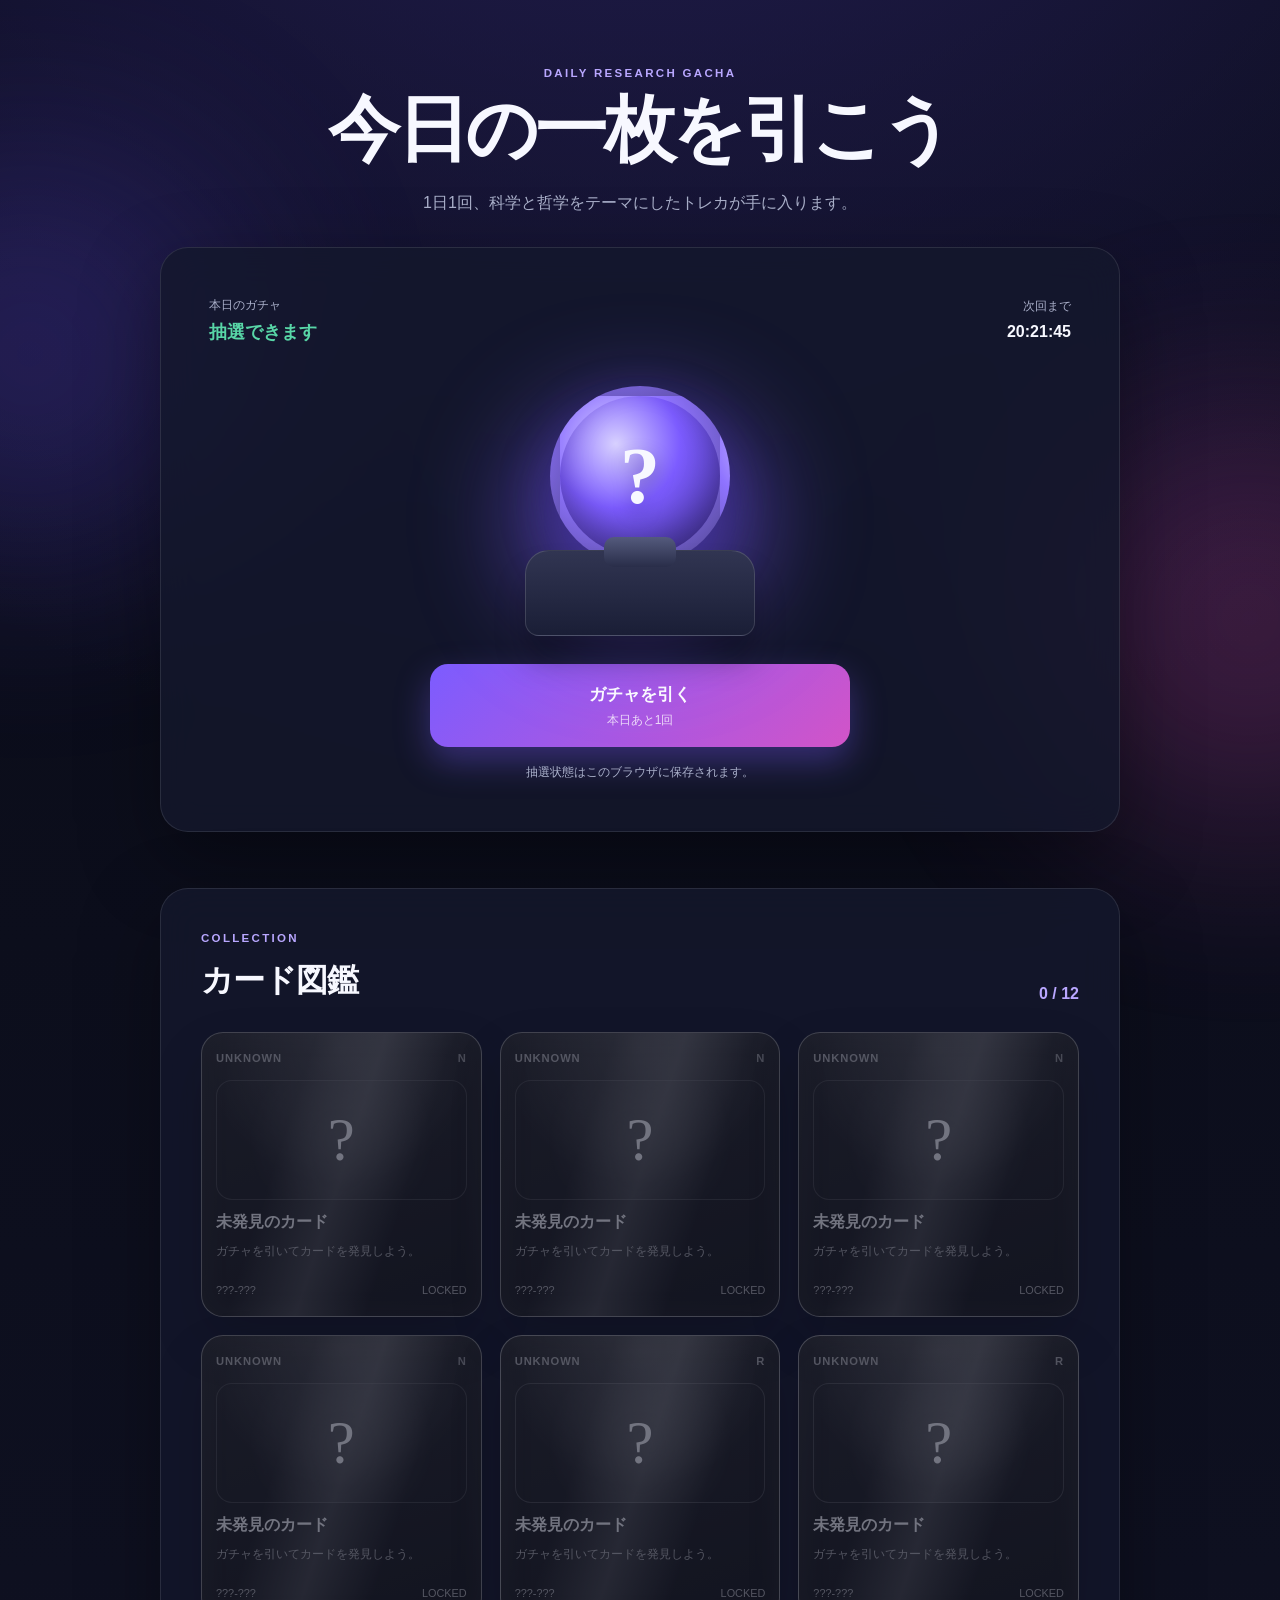
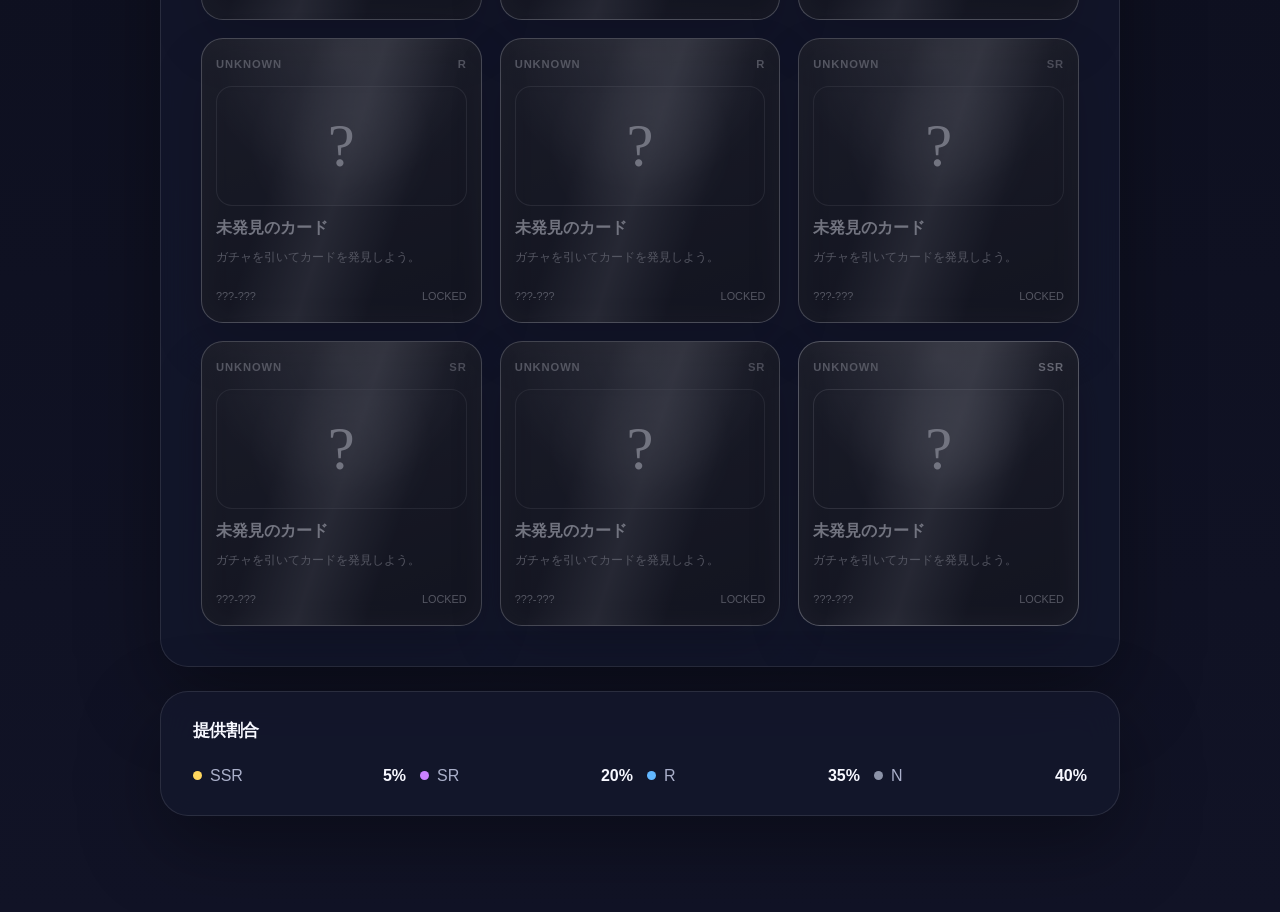
<file: index.html>
<!DOCTYPE html>
<html lang="ja">
<head>
  <meta charset="UTF-8">
  <meta name="viewport" content="width=device-width, initial-scale=1.0">
  <meta
    name="description"
    content="1日1回引ける、科学哲学をテーマにしたトレーディングカードガチャ"
  >
  <title>Daily Research Gacha</title>
  <link rel="stylesheet" href="./style.css">
</head>
<body>
  <div class="background-orb background-orb--one" aria-hidden="true"></div>
  <div class="background-orb background-orb--two" aria-hidden="true"></div>

  <main class="app-shell">
    <header class="hero">
      <p class="eyebrow">DAILY RESEARCH GACHA</p>
      <h1>今日の一枚を引こう</h1>
      <p class="hero__description">
        1日1回、科学と哲学をテーマにしたトレカが手に入ります。
      </p>
    </header>

    <section class="gacha-panel" aria-labelledby="gacha-title">
      <div class="status-row">
        <div>
          <p class="status-label">本日のガチャ</p>
          <p id="draw-status" class="status-value">確認中...</p>
        </div>
        <div class="timer" aria-live="polite">
          <span class="timer__label">次回まで</span>
          <span id="countdown" class="timer__value">--:--:--</span>
        </div>
      </div>

      <div class="machine" aria-hidden="true">
        <div class="machine__glow"></div>
        <div class="machine__window">
          <span class="machine__symbol">?</span>
        </div>
        <div class="machine__base"></div>
      </div>

      <button id="draw-button" class="draw-button" type="button">
        <span class="draw-button__main">ガチャを引く</span>
        <span class="draw-button__sub">本日あと1回</span>
      </button>

      <p class="notice">
        抽選状態はこのブラウザに保存されます。
      </p>
    </section>

    <section id="result-section" class="result-section" aria-labelledby="result-title" hidden>
      <div class="result-header">
        <p class="eyebrow">TODAY'S CARD</p>
        <h2 id="result-title">獲得カード</h2>
      </div>

      <div id="result-card" class="card card--large" tabindex="-1">
        <div class="card__shine" aria-hidden="true"></div>
        <div class="card__topline">
          <span id="result-category" class="card__category"></span>
          <span id="result-rarity" class="card__rarity"></span>
        </div>
        <div id="result-symbol" class="card__symbol" aria-hidden="true"></div>
        <div class="card__content">
          <h3 id="result-name" class="card__name"></h3>
          <p id="result-description" class="card__description"></p>
        </div>
        <div class="card__footer">
          <span id="result-number"></span>
          <span id="result-quote"></span>
        </div>
      </div>

      <p id="result-message" class="result-message" aria-live="polite"></p>
    </section>

    <section class="collection-section" aria-labelledby="collection-title">
      <div class="section-heading">
        <div>
          <p class="eyebrow">COLLECTION</p>
          <h2 id="collection-title">カード図鑑</h2>
        </div>
        <p id="collection-count" class="collection-count">0 / 12</p>
      </div>

      <div id="collection-grid" class="collection-grid"></div>
    </section>

    <section class="probability-section" aria-labelledby="probability-title">
      <h2 id="probability-title">提供割合</h2>
      <div class="probability-list">
        <div><span class="rarity-dot rarity-dot--ssr"></span>SSR <strong>5%</strong></div>
        <div><span class="rarity-dot rarity-dot--sr"></span>SR <strong>20%</strong></div>
        <div><span class="rarity-dot rarity-dot--r"></span>R <strong>35%</strong></div>
        <div><span class="rarity-dot rarity-dot--n"></span>N <strong>40%</strong></div>
      </div>
    </section>
  </main>

  <dialog id="reveal-dialog" class="reveal-dialog" aria-labelledby="reveal-title">
    <div class="reveal-dialog__content">
      <p id="reveal-title" class="reveal-dialog__text">カードを抽選しています...</p>
      <div class="reveal-loader" aria-hidden="true">
        <span></span><span></span><span></span>
      </div>
    </div>
  </dialog>

  <script src="./script.js"></script>
</body>
</html>
</file>
<file: style.css>
/* ---------- 基本設定 ---------- */

:root {
  --bg: #090b16;
  --panel: rgba(20, 24, 44, 0.82);
  --panel-border: rgba(255, 255, 255, 0.1);
  --text: #f7f8ff;
  --muted: #aab0ca;
  --accent: #7c5cff;
  --accent-light: #b9a7ff;
  --danger: #ff6b8a;
  --success: #58d6a7;
  --shadow: 0 28px 80px rgba(0, 0, 0, 0.35);
}

* {
  box-sizing: border-box;
}

html {
  color-scheme: dark;
  scroll-behavior: smooth;
}

body {
  min-height: 100vh;
  margin: 0;
  overflow-x: hidden;
  font-family:
    Inter, "Hiragino Kaku Gothic ProN", "Yu Gothic", Meiryo, sans-serif;
  line-height: 1.6;
  color: var(--text);
  background:
    radial-gradient(circle at 50% -20%, #26205a 0, transparent 42%),
    linear-gradient(180deg, #090b16 0%, #111326 100%);
}

button,
input,
select,
textarea {
  font: inherit;
}

button {
  -webkit-tap-highlight-color: transparent;
}

.background-orb {
  position: fixed;
  z-index: -1;
  width: 420px;
  height: 420px;
  border-radius: 50%;
  filter: blur(110px);
  opacity: 0.23;
  pointer-events: none;
}

.background-orb--one {
  top: 16%;
  left: -180px;
  background: #6d52ff;
}

.background-orb--two {
  right: -180px;
  bottom: 8%;
  background: #e950c4;
}

.app-shell {
  width: min(100% - 32px, 960px);
  margin: 0 auto;
  padding: 64px 0 96px;
}

.hero {
  margin-bottom: 32px;
  text-align: center;
}

.eyebrow {
  margin: 0 0 8px;
  font-size: 0.72rem;
  font-weight: 800;
  letter-spacing: 0.2em;
  color: var(--accent-light);
}

h1,
h2,
h3,
p {
  overflow-wrap: anywhere;
}

h1 {
  margin: 0;
  font-size: clamp(2.2rem, 8vw, 4.5rem);
  line-height: 1.1;
  letter-spacing: -0.05em;
}

h2 {
  margin: 0;
  font-size: clamp(1.45rem, 4vw, 2rem);
  letter-spacing: -0.03em;
}

.hero__description {
  max-width: 620px;
  margin: 20px auto 0;
  color: var(--muted);
}

.gacha-panel,
.collection-section,
.probability-section {
  border: 1px solid var(--panel-border);
  border-radius: 28px;
  background: var(--panel);
  box-shadow: var(--shadow);
  backdrop-filter: blur(18px);
}

.gacha-panel {
  padding: clamp(24px, 5vw, 48px);
  text-align: center;
}

.status-row {
  display: flex;
  align-items: center;
  justify-content: space-between;
  gap: 24px;
  text-align: left;
}

.status-label,
.timer__label {
  display: block;
  margin: 0 0 2px;
  font-size: 0.78rem;
  color: var(--muted);
}

.status-value {
  margin: 0;
  font-size: 1.1rem;
  font-weight: 800;
}

.status-value--available {
  color: var(--success);
}

.status-value--used {
  color: var(--muted);
}

.timer {
  text-align: right;
}

.timer__value {
  display: block;
  font-variant-numeric: tabular-nums;
  font-weight: 800;
}

.machine {
  position: relative;
  width: min(250px, 68vw);
  height: 260px;
  margin: 30px auto 28px;
}

.machine__glow {
  position: absolute;
  inset: 10% 0 0;
  border-radius: 50%;
  background: rgba(124, 92, 255, 0.5);
  filter: blur(50px);
  animation: pulse 2.4s ease-in-out infinite;
}

.machine__window {
  position: absolute;
  top: 10px;
  left: 50%;
  display: grid;
  width: 180px;
  height: 180px;
  border: 10px solid rgba(255, 255, 255, 0.14);
  border-radius: 50%;
  place-items: center;
  transform: translateX(-50%);
  background:
    radial-gradient(circle at 35% 30%, #d8d1ff, #7c5cff 42%, #382a85 100%);
  box-shadow:
    inset 0 -18px 30px rgba(0, 0, 0, 0.25),
    0 20px 50px rgba(67, 44, 170, 0.45);
}

.machine__symbol {
  font-family: Georgia, serif;
  font-size: 5rem;
  font-weight: 800;
  text-shadow: 0 8px 20px rgba(0, 0, 0, 0.25);
}

.machine__base {
  position: absolute;
  right: 10px;
  bottom: 0;
  left: 10px;
  height: 86px;
  border: 1px solid rgba(255, 255, 255, 0.14);
  border-radius: 24px 24px 14px 14px;
  background: linear-gradient(180deg, #313552, #1a1e36);
  box-shadow: 0 24px 30px rgba(0, 0, 0, 0.3);
}

.machine__base::before {
  position: absolute;
  top: -14px;
  left: 50%;
  width: 72px;
  height: 30px;
  border-radius: 10px;
  content: "";
  transform: translateX(-50%);
  background: linear-gradient(180deg, #545a7d, #292d49);
}

.draw-button {
  width: min(100%, 420px);
  padding: 17px 28px;
  border: 0;
  border-radius: 18px;
  color: white;
  cursor: pointer;
  background: linear-gradient(135deg, #7c5cff, #d254c8);
  box-shadow: 0 14px 34px rgba(124, 92, 255, 0.36);
  transition:
    transform 160ms ease,
    box-shadow 160ms ease,
    opacity 160ms ease;
}

.draw-button:hover:not(:disabled) {
  transform: translateY(-2px);
  box-shadow: 0 20px 44px rgba(124, 92, 255, 0.48);
}

.draw-button:active:not(:disabled) {
  transform: translateY(1px);
}

.draw-button:focus-visible {
  outline: 3px solid white;
  outline-offset: 4px;
}

.draw-button:disabled {
  cursor: not-allowed;
  opacity: 0.45;
  box-shadow: none;
}

.draw-button__main,
.draw-button__sub {
  display: block;
}

.draw-button__main {
  font-size: 1.08rem;
  font-weight: 800;
}

.draw-button__sub {
  margin-top: 2px;
  font-size: 0.75rem;
  opacity: 0.78;
}

.notice {
  margin: 16px 0 0;
  font-size: 0.76rem;
  color: var(--muted);
}

/* ---------- 抽選結果 ---------- */

.result-section {
  padding: 64px 0 16px;
  text-align: center;
}

.result-header {
  margin-bottom: 24px;
}

.result-message {
  margin: 18px 0 0;
  color: var(--muted);
}

.card {
  --rarity-color: #8c93a8;
  position: relative;
  display: flex;
  overflow: hidden;
  min-height: 360px;
  flex-direction: column;
  border: 1px solid color-mix(in srgb, var(--rarity-color) 68%, white 10%);
  border-radius: 22px;
  background:
    radial-gradient(circle at 50% 5%, color-mix(in srgb, var(--rarity-color) 36%, transparent), transparent 45%),
    linear-gradient(160deg, #20243e 0%, #111425 100%);
  box-shadow:
    0 24px 55px rgba(0, 0, 0, 0.35),
    inset 0 0 28px color-mix(in srgb, var(--rarity-color) 10%, transparent);
  isolation: isolate;
}

.card--large {
  width: min(100%, 330px);
  min-height: 490px;
  margin: 0 auto;
  animation: card-enter 700ms cubic-bezier(0.2, 0.75, 0.2, 1) both;
}

.card--ssr {
  --rarity-color: #ffd75e;
}

.card--sr {
  --rarity-color: #cb82ff;
}

.card--r {
  --rarity-color: #62b7ff;
}

.card--n {
  --rarity-color: #8c93a8;
}

.card__shine {
  position: absolute;
  z-index: 0;
  inset: -80% -30%;
  opacity: 0.18;
  transform: rotate(18deg);
  background: linear-gradient(90deg, transparent 35%, white 50%, transparent 65%);
  animation: shine 5s ease-in-out infinite;
  pointer-events: none;
}

.card__topline,
.card__symbol,
.card__content,
.card__footer {
  position: relative;
  z-index: 1;
}

.card__topline {
  display: flex;
  align-items: center;
  justify-content: space-between;
  padding: 17px 18px 0;
  gap: 8px;
  font-size: 0.7rem;
  font-weight: 800;
  letter-spacing: 0.08em;
}

.card__category {
  color: var(--muted);
}

.card__rarity {
  color: var(--rarity-color);
}

.card__symbol {
  display: grid;
  min-height: 205px;
  margin: 16px 18px;
  border: 1px solid color-mix(in srgb, var(--rarity-color) 30%, transparent);
  border-radius: 16px;
  place-items: center;
  font-size: 6rem;
  background:
    radial-gradient(circle, color-mix(in srgb, var(--rarity-color) 26%, transparent), transparent 67%);
  text-shadow: 0 12px 28px rgba(0, 0, 0, 0.28);
}

.card__content {
  flex: 1;
  padding: 0 20px;
  text-align: left;
}

.card__name {
  margin: 0 0 10px;
  font-size: 1.45rem;
  line-height: 1.25;
}

.card__description {
  margin: 0;
  font-size: 0.88rem;
  color: var(--muted);
}

.card__footer {
  display: flex;
  justify-content: space-between;
  padding: 17px 20px;
  gap: 12px;
  font-size: 0.68rem;
  color: var(--muted);
}

/* ---------- コレクション ---------- */

.collection-section {
  margin-top: 56px;
  padding: clamp(24px, 5vw, 40px);
}

.section-heading {
  display: flex;
  align-items: end;
  justify-content: space-between;
  margin-bottom: 26px;
  gap: 18px;
}

.collection-count {
  margin: 0;
  font-weight: 800;
  color: var(--accent-light);
}

.collection-grid {
  display: grid;
  grid-template-columns: repeat(3, minmax(0, 1fr));
  gap: 18px;
}

.collection-card {
  min-height: 285px;
}

.collection-card .card__symbol {
  min-height: 120px;
  margin: 12px 14px;
  font-size: 3.8rem;
}

.collection-card .card__name {
  font-size: 1rem;
}

.collection-card .card__description {
  display: -webkit-box;
  overflow: hidden;
  font-size: 0.74rem;
  -webkit-box-orient: vertical;
  -webkit-line-clamp: 3;
}

.collection-card .card__topline,
.collection-card .card__footer {
  padding-right: 14px;
  padding-left: 14px;
}

.collection-card .card__content {
  padding: 0 14px;
}

.collection-card--locked {
  filter: grayscale(1);
  opacity: 0.42;
}

.collection-card--locked .card__symbol {
  font-family: Georgia, serif;
}

.card__owned-count {
  position: absolute;
  z-index: 2;
  top: 48px;
  right: 14px;
  display: grid;
  min-width: 30px;
  height: 30px;
  padding: 0 8px;
  border: 1px solid rgba(255, 255, 255, 0.13);
  border-radius: 999px;
  place-items: center;
  font-size: 0.72rem;
  font-weight: 800;
  background: rgba(5, 7, 16, 0.72);
}

/* ---------- 提供割合 ---------- */

.probability-section {
  margin-top: 24px;
  padding: 26px 32px;
}

.probability-section h2 {
  margin-bottom: 18px;
  font-size: 1.05rem;
}

.probability-list {
  display: grid;
  grid-template-columns: repeat(4, 1fr);
  gap: 14px;
}

.probability-list div {
  display: flex;
  align-items: center;
  gap: 8px;
  color: var(--muted);
}

.probability-list strong {
  margin-left: auto;
  color: var(--text);
}

.rarity-dot {
  width: 9px;
  height: 9px;
  border-radius: 50%;
}

.rarity-dot--ssr {
  background: #ffd75e;
}

.rarity-dot--sr {
  background: #cb82ff;
}

.rarity-dot--r {
  background: #62b7ff;
}

.rarity-dot--n {
  background: #8c93a8;
}

/* ---------- 抽選演出 ---------- */

.reveal-dialog {
  width: 100%;
  height: 100%;
  max-width: none;
  max-height: none;
  padding: 0;
  border: 0;
  color: white;
  background: rgba(5, 6, 14, 0.92);
  backdrop-filter: blur(18px);
}

.reveal-dialog[open] {
  display: grid;
  place-items: center;
}

.reveal-dialog::backdrop {
  background: rgba(5, 6, 14, 0.86);
}

.reveal-dialog__content {
  padding: 30px;
  text-align: center;
}

.reveal-dialog__text {
  margin: 0 0 24px;
  font-size: clamp(1.2rem, 4vw, 1.7rem);
  font-weight: 800;
}

.reveal-loader {
  display: flex;
  justify-content: center;
  gap: 10px;
}

.reveal-loader span {
  width: 13px;
  height: 13px;
  border-radius: 50%;
  background: #b9a7ff;
  animation: loader 700ms ease-in-out infinite alternate;
}

.reveal-loader span:nth-child(2) {
  animation-delay: 150ms;
}

.reveal-loader span:nth-child(3) {
  animation-delay: 300ms;
}

/* ---------- アニメーション ---------- */

@keyframes pulse {
  0%,
  100% {
    opacity: 0.36;
    transform: scale(0.9);
  }

  50% {
    opacity: 0.7;
    transform: scale(1.08);
  }
}

@keyframes loader {
  to {
    transform: translateY(-12px) scale(1.1);
    background: #e65ac8;
  }
}

@keyframes card-enter {
  from {
    opacity: 0;
    transform: translateY(38px) rotateY(18deg) scale(0.88);
  }

  to {
    opacity: 1;
    transform: translateY(0) rotateY(0) scale(1);
  }
}

@keyframes shine {
  0%,
  40% {
    transform: translateX(-55%) rotate(18deg);
  }

  70%,
  100% {
    transform: translateX(55%) rotate(18deg);
  }
}

/* ---------- レスポンシブ ---------- */

@media (max-width: 760px) {
  .app-shell {
    width: min(100% - 22px, 960px);
    padding-top: 42px;
  }

  .status-row {
    align-items: flex-start;
  }

  .collection-grid {
    grid-template-columns: repeat(2, minmax(0, 1fr));
  }

  .probability-list {
    grid-template-columns: repeat(2, 1fr);
  }
}

@media (max-width: 480px) {
  .gacha-panel {
    border-radius: 22px;
  }

  .status-row {
    flex-direction: column;
    gap: 10px;
  }

  .timer {
    text-align: left;
  }

  .machine {
    height: 230px;
  }

  .machine__window {
    width: 156px;
    height: 156px;
  }

  .collection-grid {
    grid-template-columns: 1fr;
  }

  .collection-card {
    min-height: 310px;
  }

  .probability-list {
    grid-template-columns: 1fr;
  }
}

@media (prefers-reduced-motion: reduce) {
  *,
  *::before,
  *::after {
    scroll-behavior: auto !important;
    animation-duration: 0.01ms !important;
    animation-iteration-count: 1 !important;
    transition-duration: 0.01ms !important;
  }
}
</file>
